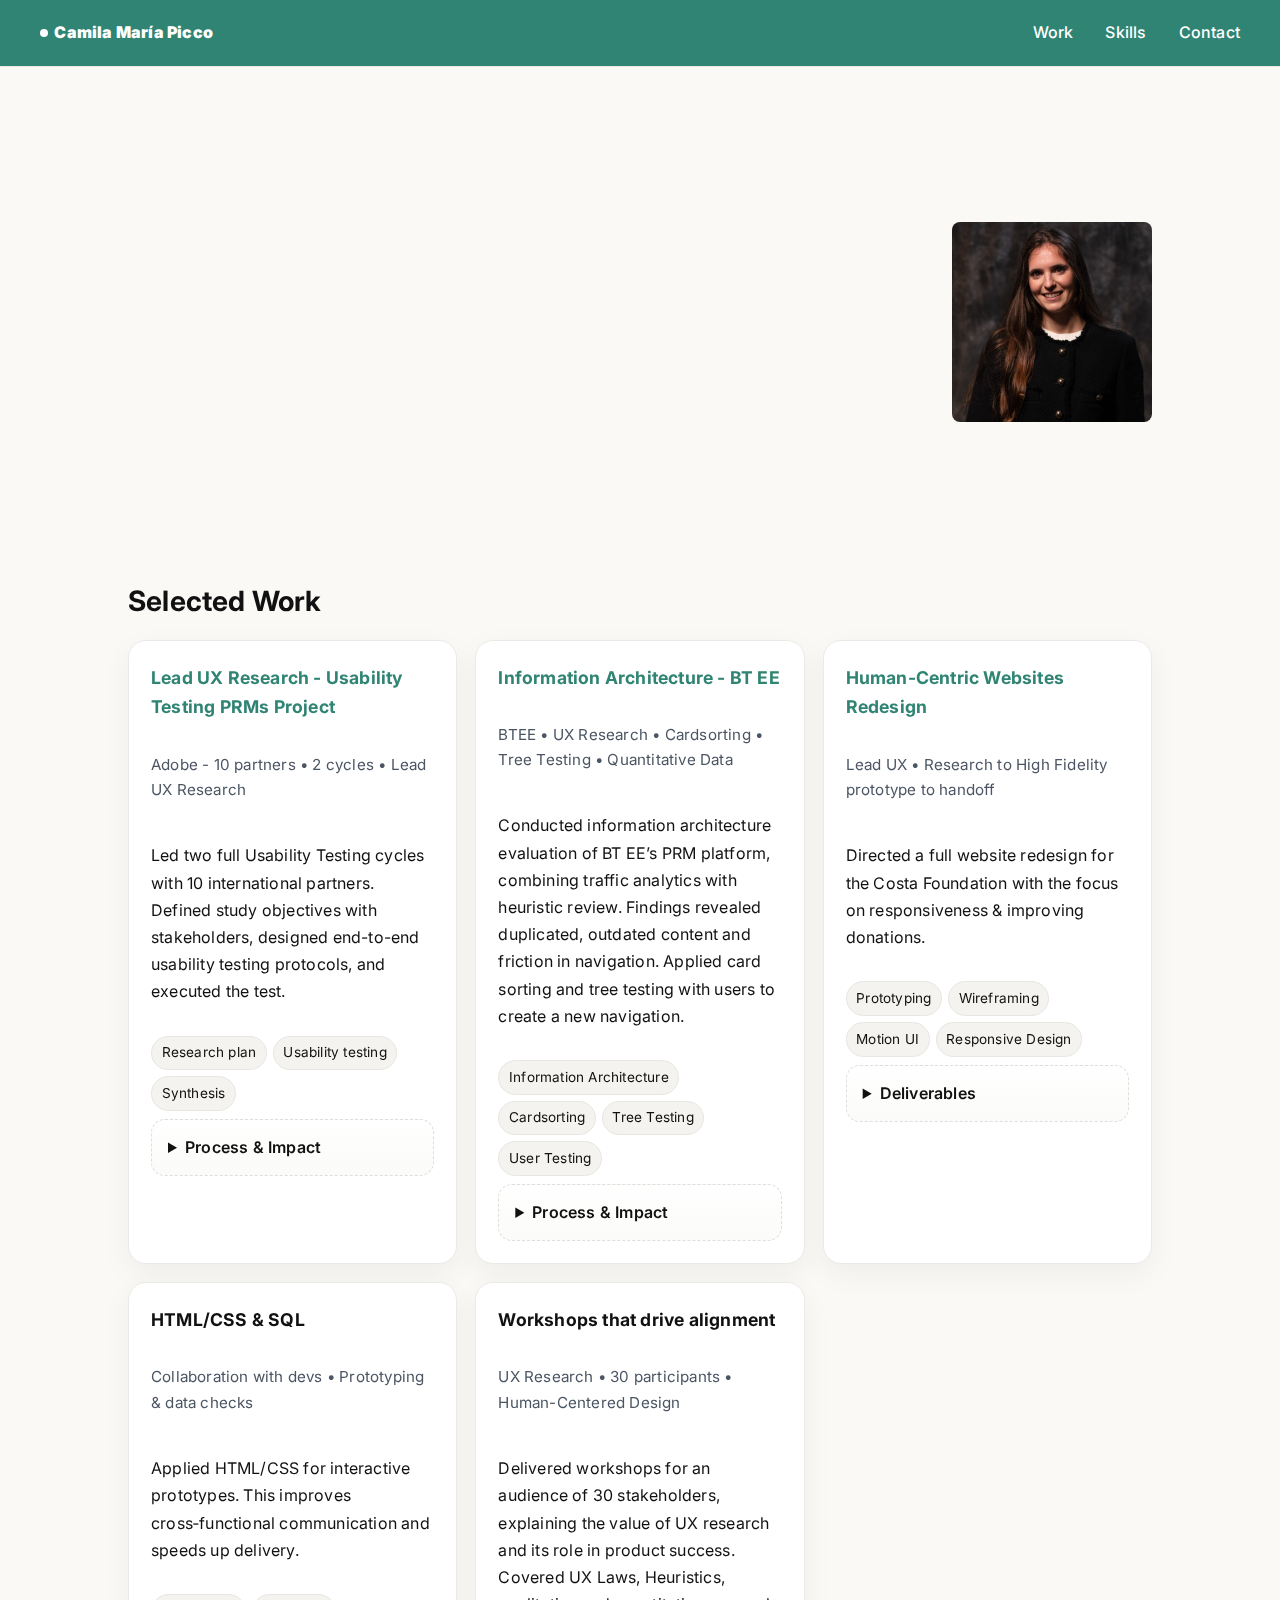
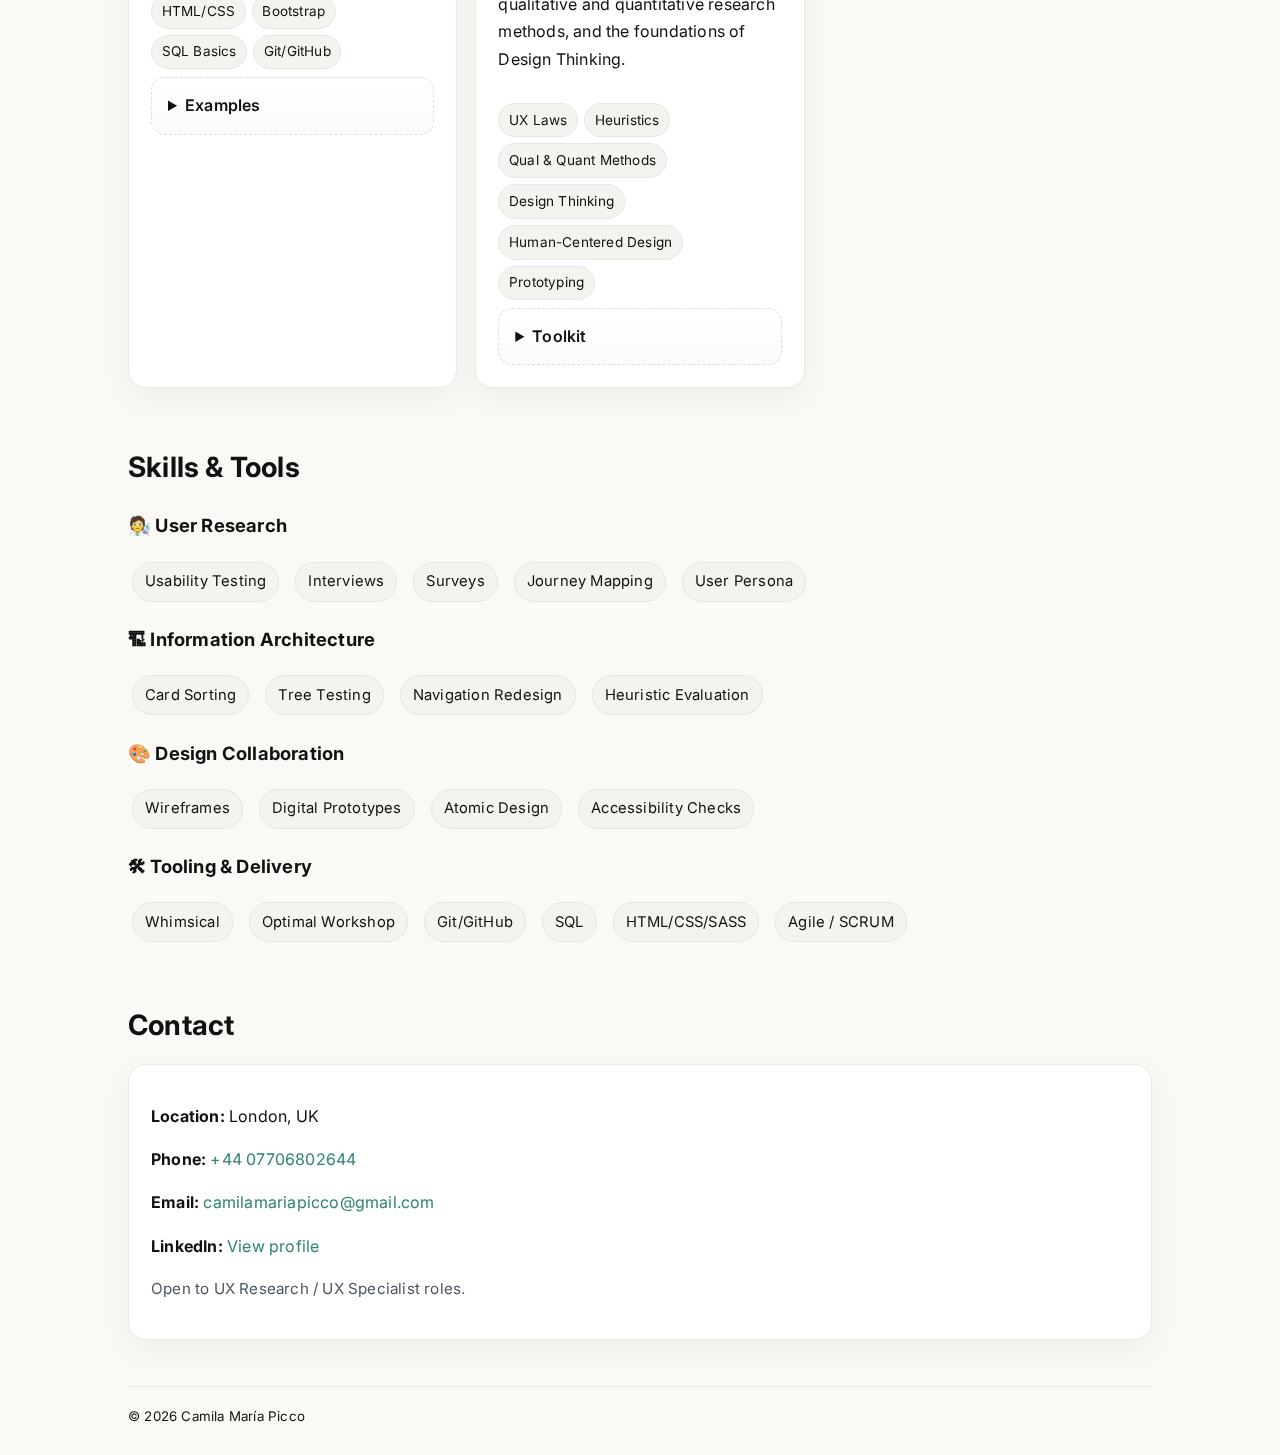
<file: index.html>
<html lang="en"></html>
<head>
  <meta charset="utf-8" />
  <meta name="viewport" content="width=device-width, initial-scale=1" />
  <title>Camila María Picco — UX Research Portfolio</title>
  <meta name="description" content="Portfolio of Camila María Picco — UX Researcher with 3.5 years experience. Case studies, skills, and contact." />
  <meta property="og:title" content="Camila María Picco — UX Research Portfolio" />
  <meta property="og:description" content="UX Research • Usability Testing • IA • Heuristics • Prototyping • Coding basics (HTML/CSS/SQL)." />
  <meta property="og:type" content="website" />
  <meta name="theme-color" content="#0f766e" />
  <link rel="preconnect" href="https://fonts.googleapis.com">
  <link rel="preconnect" href="https://fonts.gstatic.com" crossorigin>
  <link rel="stylesheet" href="style.css">
  <link href="https://fonts.googleapis.com/css2?family=Inter:wght@300;400;500;600;700;800&display=swap" rel="stylesheet">
<script>
    document.addEventListener('DOMContentLoaded', () => {
      const radios = document.querySelectorAll('input[name="filter"]');
      const items = document.querySelectorAll('[data-type]');
      radios.forEach(r => r.addEventListener('change', () => {
        const val = document.querySelector('input[name="filter"]:checked').value;
        items.forEach(el => {
          el.style.display = (val === 'all' || el.dataset.type.includes(val)) ? '' : 'none';
        });
      }));
      document.querySelectorAll('a[href^="#"]').forEach(a=>{
        a.addEventListener('click', e=>{
          const id=a.getAttribute('href');
          if(id.length>1){ e.preventDefault(); document.querySelector(id).scrollIntoView({behavior:'smooth'}); }
        })
      })
    });
  </script>
</head>

<body>
  <a class="skip" href="#main">Skip to content</a>
  <header>
    <nav class="banner-nav" aria-label="Primary">
      <div class="brand">
        <span class="dot" aria-hidden="true"></span>
        <strong>Camila María Picco</strong>
      </div>
      <div class="links" aria-label="Sections">
        <a href="#work">Work</a>
        <a href="#skills">Skills</a>
        <a href="#contact">Contact</a>
      </div>
    </nav>
  </header>

  <main id="main" class="container">
    <section class="hero" style="display: flex; align-items: center; gap: 2rem;">
      
      <!-- Contenido principal -->
      <div class="card fade-in" style="flex: 1;">
        <h1>UX Researcher</h1>
        <p class="subtitle">3.5 years shaping digital experiences through evidence-based UX Research.</p>
        <div class="kpis" role="list" aria-label="Highlights">
          <div class="kpi" role="listitem"><strong>🧑‍🔬Mixed-methods research:</strong> qualitative & quantitative</div>
          <div class="kpi" role="listitem"><strong>💻 Coding:</strong> HTML, CSS & JavaScript</div>
          <div class="kpi" role="listitem"><strong>🗂 Specialised in:</strong> Information Architecture & Usability Testing</div>
        </div>
      </div>
  
      <div style="flex: 0 0 200px;">
        <img src="assets/photo.jpg" alt="Foto de Camila" style="width: 100%; border-radius: 8px;">
      </div>
  
    </section>

    <section id="work">
      <h2>Selected Work</h2>
      <div class="grid cols-3">
        <article class="card case" data-type="research">
            <h3>
                <a href="adobe.html" class="card-link">
                  Lead UX Research - Usability Testing PRMs Project
                </a>
            </h3>
          <p class="meta">Adobe - 10 partners • 2 cycles • Lead UX Research</p>
          <p>Led two full Usability Testing cycles with 10 international partners. Defined study objectives with stakeholders, 
            designed end-to-end usability testing protocols, and executed the test.</p>
          <div class="tags">
            <span class="tag">Research plan</span>
            <span class="tag">Usability testing</span>
            <span class="tag">Synthesis</span>
          </div>
          <details>
            <summary>Process & Impact</summary>
            <ul>
              <li>Defined cognitive & technical focus points with stakeholders.</li>
              <li>an usability testing sessions; iterated designs based on findings.</li>
              <li>Implemented changes.</li>
              <li>Outcome: completion rate improvement, time on task reduced, higher platform engagement.</li>
            </ul>
          </details>
        </article>

        <article class="card case" data-type="redesign">
            <h3>
              <a href="telecommunications.html" class="card-link">
                Information Architecture - BT EE
              </a>
            </h3>
            <p class="meta">BTEE • UX Research • Cardsorting • Tree Testing • Quantitative Data</p>
            <p>
              Conducted information architecture evaluation of BT EE’s PRM platform, combining traffic analytics with heuristic review. 
              Findings revealed duplicated, outdated content and friction in navigation. Applied card sorting and tree testing 
              with users to create a new navigation.
            </p>
            <div class="tags">
              <span class="tag">Information Architecture</span>
              <span class="tag">Cardsorting</span>
              <span class="tag">Tree Testing</span>
              <span class="tag">User Testing</span>
            </div>
            <details>
              <summary>Process & Impact</summary>
              <ul>
                <li>Analyzed platform traffic and data over a full year to identify duplication and outdated content.</li>
                <li>Unified two business divisions under one PRM.</li>
                <li>Designed and launched a brand-new Assets page in close collaboration with developers and business managers.</li>
                <li>Outcome: improved usability, reduced friction, and clearer business visibility.</li>
              </ul>
            </details>
          </article>          

        <!-- Case 3: User‑centric website redesign -->
        <article class="card case" data-type="research coding">
            <h3>
                <a href="costa-foundation.html" class="card-link">
                    Human-Centric Websites Redesign
                </a>
                </h3>
            <p class="meta">Lead UX • Research to High Fidelity prototype to handoff</p>
            <p>Directed a full website redesign for the Costa Foundation with the focus on
              responsiveness & improving donations.</p>
            <div class="tags">
                <span class="tag">Prototyping</span>
                <span class="tag">Wireframing</span>
                <span class="tag">Motion UI</span>
                <span class="tag">Responsive Design</span>
            </div>
            <details>
                <summary>Deliverables</summary>
                <ul>
                <li>Prototyping, user flows, and wireframes.</li>
                <li>Accessibility checks (WCAG‑informed) and heuristic evaluation.</li>
                </ul>
            </details>
            </article>

        <!-- Case 3: Coding‑aware collaboration -->
        <article class="card case" data-type="coding">
          <h3>HTML/CSS & SQL</h3>
          <p class="meta">Collaboration with devs • Prototyping & data checks</p>
          <p>Applied HTML/CSS for interactive prototypes. This improves cross‑functional communication and speeds up delivery.</p>
          <div class="tags">
            <span class="tag">HTML/CSS</span>
            <span class="tag">Bootstrap</span>
            <span class="tag">SQL Basics</span>
            <span class="tag">Git/GitHub</span>
          </div>
          <details>
            <summary>Examples</summary>
            <ul>
              <li>Built clickable prototypes with realistic states and micro interactions.</li>
              <li>Authored concise acceptance criteria aligned with dev tickets.</li>
              <li>Deliverables including Atomic Design</li>
            </ul>
          </details>
        </article>

        <!-- Case 4: Workshops & facilitation -->
        <article class="card case" data-type="research">
            <h3>Workshops that drive alignment</h3>
            <p class="meta">UX Research • 30 participants • Human-Centered Design</p>
            <p>
            Delivered workshops for an audience of 30 stakeholders, explaining the value of UX research and its role in product success. 
            Covered UX Laws, Heuristics, qualitative and quantitative research methods, and the foundations of Design Thinking. 
            </p>
            <div class="tags">
            <span class="tag">UX Laws</span>
            <span class="tag">Heuristics</span>
            <span class="tag">Qual & Quant Methods</span>
            <span class="tag">Design Thinking</span>
            <span class="tag">Human-Centered Design</span>
            <span class="tag">Prototyping</span>
            </div>
            <details>
            <summary>Toolkit</summary>
            <p>Interactive lectures, group sketching, prototyping activities, Miro, Figma, and Design Thinking frameworks.</p>
            </details>
        </article>
      </div>
    </section>

    <section id="skills">
      <h2>Skills & Tools</h2>
      <!-- User Research -->
      <div class="skills-group">
        <h3>🧑‍🔬 User Research</h3>
        <div class="pills-container">
          <span class="pill">Usability Testing</span>
          <span class="pill">Interviews</span>
          <span class="pill">Surveys</span>
          <span class="pill">Journey Mapping</span>
          <span class="pill">User Persona</span>
        </div>
      </div>
    
      <!-- Information Architecture -->
      <div class="skills-group">
        <h3>🏗 Information Architecture</h3>
        <div class="pills-container">
          <span class="pill">Card Sorting</span>
          <span class="pill">Tree Testing</span>
          <span class="pill">Navigation Redesign</span>
          <span class="pill">Heuristic Evaluation</span>
        </div>
      </div>
    
      <!-- Design Collaboration -->
      <div class="skills-group">
        <h3>🎨 Design Collaboration</h3>
        <div class="pills-container">
          <span class="pill">Wireframes</span>
          <span class="pill">Digital Prototypes</span>
          <span class="pill">Atomic Design</span>
          <span class="pill">Accessibility Checks</span>
        </div>
      </div>
    
      <!-- Tooling & Delivery -->
      <div class="skills-group">
        <h3>🛠 Tooling & Delivery</h3>
        <div class="pills-container">
          <span class="pill">Whimsical</span>
          <span class="pill">Optimal Workshop</span>
          <span class="pill">Git/GitHub</span>
          <span class="pill">SQL</span>
          <span class="pill">HTML/CSS/SASS</span>
          <span class="pill">Agile / SCRUM</span>
        </div>
      </div>
    </section>
  
    <section id="contact">
      <h2>Contact</h2>
      <div class="card">
        <p><strong>Location:</strong> London, UK</p>
        <p><strong>Phone:</strong> <a href="tel:+447706802644">+44 07706802644</a></p>
        <p><strong>Email:</strong> <a href="mailto:camilamariapicco@gmail.com">camilamariapicco@gmail.com</a></p>
        <p><strong>LinkedIn:</strong> <a href="https://www.linkedin.com/in/camilamariapicco/" rel="noopener">View profile</a></p>
        <p class="meta">Open to UX Research / UX Specialist roles.</p>
      </div>
    </section>

    <footer class="footer">
      <small>© <span id="y"></span> Camila María Picco</small>
    </footer>
  </main>

  <script>document.getElementById('y').textContent = new Date().getFullYear()</script>
  <script src="script.js"></script>
</body>
</html>
</file>
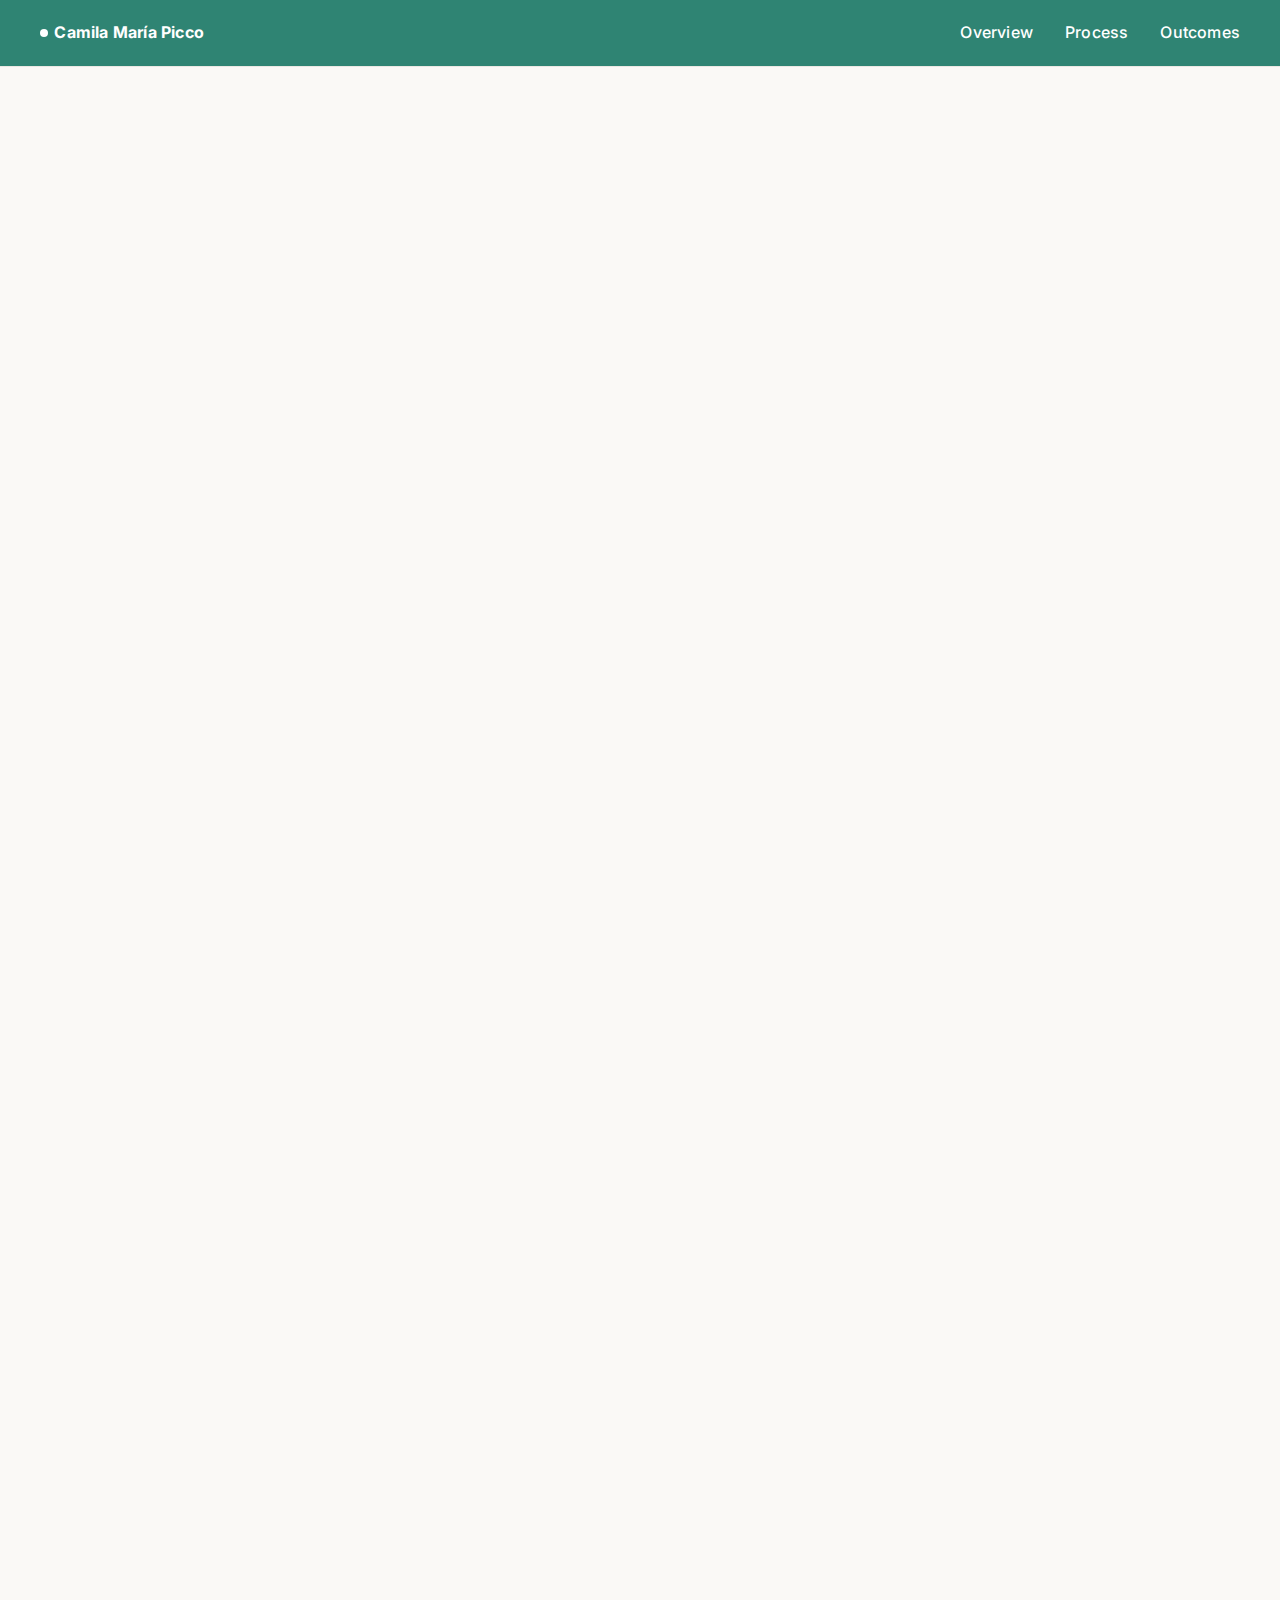
<file: adobe.html>
<head>
    <meta charset="utf-8" />
    <meta name="viewport" content="width=device-width, initial-scale=1" />
    <title>Camila María Picco — PRMs Research Program</title>
    <meta name="description" content="Case study: PRMs Research Program with Adobe. UX research, usability testing, and insights for partner relationship management." />
    
    <!-- Open Graph / Social Sharing -->
    <meta property="og:title" content="Camila María Picco — PRMs Research Program" />
    <meta property="og:description" content="UX Research • Partner Management • Usability Testing • Insights • Collaboration" />
    <meta property="og:type" content="website" />
    
    <!-- Theme Color -->
    <meta name="theme-color" content="#0f766e" />
    
    <!-- Fonts & Styles -->
    <link rel="preconnect" href="https://fonts.googleapis.com">
    <link rel="preconnect" href="https://fonts.gstatic.com" crossorigin>
    <link href="https://fonts.googleapis.com/css2?family=Inter:wght@300;400;500;600;700;800&display=swap" rel="stylesheet">
    <link rel="stylesheet" href="style.css">
    
    <!-- Smooth Scroll Script -->
    <script>
      document.addEventListener('DOMContentLoaded', () => {
        // Smooth scroll for anchor links
        document.querySelectorAll('a[href^="#"]').forEach(a => {
          a.addEventListener('click', e => {
            const id = a.getAttribute('href');
            if (id.length > 1) {
              e.preventDefault();
              const target = document.querySelector(id);
              if(target) {
                target.scrollIntoView({ behavior: 'smooth', block: 'start' });
              }
            }
          });
        });
      });
    </script>
  </head>
  
    <body>
      <header>
        <nav class="banner-nav" aria-label="Primary">
          <div class="brand">
            <span class="dot" aria-hidden="true"></span>
            <a href="index.html">Camila María Picco</a>
          </div>          
          <div class="links" aria-label="Sections">
            <a class="button" href="#overview">Overview</a>
            <a class="button" href="#process">Process</a>
            <a class="button" href="#outcomes">Outcomes</a>
          </div>
        </nav>
      </header>

      <main class="container">
      
          <!-- Hero Section -->
          <section class="hero fade-in">
            <h1>UX research & usability testing for data migration</h1>
            <p class="subtitle">Redesigning partner management through user research, usability testing, and iterative design.</p>
          </section>
      
          <!-- Overview -->
          <section id="overview" class="card fade-in two-columns">
            <div>
              <h2>Overview</h2>
              <p>
              This process was about migrating data from a legacy system into a new platform,
              ensuring all partner information lived in one centralized hub.
              </p>
              <p>
                My UX Process:
                <ul>
                  <li><strong>Discovery & Research</strong> – Conducted qualitative interviews to understand partner workflows and uncover usability challenges.</li>
                  <li><strong>Usability Testing</strong> – Ran iterative usability tests, gathering feedback at each stage of the design.</li>
                  <li><strong>Design Iteration</strong> – Implemented improvements based on test findings, refining navigation, workflows, and content hierarchy.</li>
                  <li><strong>Validation & Launch</strong> – Conducted a final round of testing before launch.</li>
                </ul>  
              </p>
            </div>
          </section>
      
          <!-- My Role -->
          <section class="card fade-in two-columns">
            <div>
              <h2>My Role</h2>
              <p>I led the end-to-end research process, from scoping objectives to recruiting participants, 
                executing interviews and usability testing, and synthesising findings into recommendations.</p>
              <p>I acted as a bridge between the PRM vendor and Adobe, aligning technical constraints 
                with user-facing needs to ensure feasible, user-centered solutions.
              </p>
              <div class="pills-container">
                <span class="pill">User Interviews</span>
                <span class="pill">Usability Testing</span>
                <span class="pill">Synthesis & Analysis</span>
                <span class="pill">Stakeholder Collaboration</span>
              </div>
            </div>
            <div>
            <!--  <img src="images/my-role.png" alt="My Role in Research"> -->
            </div>
          </section>

      <!-- Usability Testing Process -->
          <section  id="process" class="card fade-in">
              <div class="process-images">
                <div>
                  <h2>Usability Testing Process</h2>
                  <h3>Overview</h3>
                  <p>For this usability test, I conducted two cycles. I recruited five participants for the first cycle
                      and defining the structure of the sessions. </p>
                  <p>The tests were conducted remotely, moderated by me, with an observer. 
                      We established success criteria and post-test questions.</p>
                  <p>A participation agreement was drafted and shared with all participants prior to the test, ensuring informed consent.
                      Additionally, we ran an internal pilot test to refine the process before launching the study.</p>
                  <img src="assets/overview_usabilitytest.PNG" alt="Overview usability test" class="large-img">
                </div>
                <div>
                  <h3>Success Criteria</h3>
                  <p>I designed a set of twelve tasks to comprehensively evaluate the PRM.</p>
                  <p>The tasks were carefully selected to cover areas frequently discussed among stakeholders, ensuring that
                  their main concerns were directly assessed.</p>
                  <p>In addition, I incorporated potential pain points that had not yet been raised but were likely to affect the user experience.</p>
                  </p>
                  <img src="assets/successcriteria_usability.PNG" alt="Success criteria usability" class="large-img"> <br>
                </div>
                <div>
                  <h3>Tasks</h3>
                  <p>The list of tasks participants had to complete during the test.</p>
                  <img src="assets/tasks_usability.PNG" alt="Tasks usability" class="large-img"> <br>
                </div>
                <div>
                  <h3>Partner Scoring</h3>
                  <p>The rating scale was developed for each task and for each individual participant, based on the defined success criteria. <br>
                    In this context, the ratings are as follows: <br>
                  Complete Success = 3, Partial Success = 2, Success with Failure = 1, and Failure = 0.</p>
                  <img src="assets/partnerscoring_usability.PNG" alt="Partner scoring usability" class="large-img"> <br>
                </div>
                <div>
                  <h3>Participants Comments</h3>
                  <p>Participant comments were carefully considered, ranging from body language and posture to verbal cues such as expressions like 'I guess' or 'I reckon' versus more confident statements like 'I am sure that.' Additionally, we recorded the time each participant took to complete each task, providing further insight into task difficulty and user performance.</p>
                  <img src="assets/comments_usability.PNG" alt="Comments usability" class="large-img"> <br>
                </div>
                <div>
                  <h3>Results</h3>
                  <p>Based on the task scores mentioned previously, an average score was calculated for each task. 
                      This average was then used to measure Effectiveness (Level of Success), with 0 representing Failure and 3 representing 
                      Complete Success. <br> 
                      <br>Next, the average time taken per task was calculated (Time on Task) to further assess Effectiveness. 
                      In addition, a problem log was created, taking into account all the issues and observations mentioned by the participants.</p>
                  <img src="assets/results_usability.PNG" alt="Results usability" class="large-img"> <br>
                </div>
                <div>
                  <h3>Conclusions</h3>
                  <p>For the conclusions, I created a presentation designed in Figma. One section detailed each task, including its 
                      description, the average completion time, the completion rate, and the number of participants who required assistance. Specific participant comments related to each task were also included. <br>
                      <br>Additionally, the presentation featured an executive summary and a separate section with recommendations.</p>
                  <img src="assets/usability_slides.png" alt="Usability slides" class="large-img">  <br>
                  <img src="assets/executive_summary.png" alt="Executive summary" class="large-img">    <br>
                </div>
                <div>
                  <h3>Likert Scale Evaluation</h3>
                  <p>
                  In addition to interviews and usability testing, I designed and ran a short 
                  Likert scale survey to capture quantitative insights. Participants were asked:
                  </p>
                  <ul>
                      <li><em>“How satisfied are you with the PRP?”</em></li>
                      <li><em>“Why did you give this score?”</em></li>
                  </ul>
                  <p>
                  This allowed us to measure perceived satisfaction, identify gaps between 
                  expectations and experience, and validate qualitative findings with numerical trends.
                  </p>
                </div>
              </div>
          </section>   
      
          <!-- Outcomes -->
           
          <section id="outcomes" class="card fade-in two-columns">
            <div>
              <h2>Outcomes & Impact</h2>
              <p>The usability test was conducted in two cycles, with a second round of five participants after implementing improvements. The outcomes demonstrate significant gains in completion rates, efficiency, and overall platform engagement.</p>
          
              <h3>Completion Rate Improvements</h3>
              <ul>
                <li>Task 3: 16.7% → 80%+</li>
                <li>Task 4: 40% → 75%+</li>
                <li>Task 7: 40% → 75%+</li>
                <li>Task 1: +10% increase</li>
                <li>Task 2: +10% increase</li>
              </ul>
          
              <h3>Participant Confidence & Behaviour</h3>
              <ul>
                <li>Noticeable reduction in hesitation during responses in Cycle 2.</li>
                <li>More confident statements such as “I am sure that…” observed across tasks.</li>
              </ul>
          
              <h3>Time on Task</h3>
              <ul>
                <li>Task 7: reduced by more than 10 seconds</li>
                <li>Task 8: reduced by more than 10 seconds</li>
                <li>Other tasks remained similar to Cycle 1 values</li>
              </ul>
          
              <h3>Platform Engagement & Conversions</h3>
              <ul>
                <li>Higher partner traffic observed on the platform after improvements.</li>
                <li>Conversion rates increased, indicating better overall user experience.</li>
              </ul>
          
              <h3>Key Insights</h3>
              <ul>
                <li>Iterative testing and design changes significantly improved task completion and efficiency.</li>
                <li>Higher confidence and reduced hesitation indicate clearer UI and better guidance.</li>
                <li>Business metrics such as platform traffic and conversions show positive impact beyond usability metrics.</li>
              </ul>
            </div>
          </section>
        </main>
        <script src="script.js"></script>
      </body>
      </html>
</file>
<file: telecommunications.html>
<html lang="en">
<head>
  <meta charset="utf-8" />
  <meta name="viewport" content="width=device-width, initial-scale=1" />
  <title>Camila María Picco — PRM Redesign for BT EE</title>
  <meta name="description" content="Case study: Redesign of PRMs for BT EE, a telecommunications company. Merging two core businesses into one unified platform." />
  
  <!-- Open Graph / Social -->
  <meta property="og:title" content="Camila María Picco — PRM Redesign for BT EE" />
  <meta property="og:description" content="UX Research • PRM Redesign • Data Analysis • Design Thinking" />
  <meta property="og:type" content="website" />
  
  <!-- Theme Color -->
  <meta name="theme-color" content="#0f766e" />

  <!-- Fonts & CSS -->
  <link rel="preconnect" href="https://fonts.googleapis.com">
  <link rel="preconnect" href="https://fonts.gstatic.com" crossorigin>
  <link href="https://fonts.googleapis.com/css2?family=Inter:wght@300;400;500;600;700;800&display=swap" rel="stylesheet">
  <link rel="stylesheet" href="style.css">

  <!-- Smooth Scroll -->
  <script>
    document.addEventListener('DOMContentLoaded', () => {
      document.querySelectorAll('a[href^="#"]').forEach(a => {
        a.addEventListener('click', e => {
          const id = a.getAttribute('href');
          if (id.length > 1) {
            e.preventDefault();
            const target = document.querySelector(id);
            if (target) {
              target.scrollIntoView({ behavior: 'smooth', block: 'start' });
            }
          }
        });
      });
    });
  </script>
</head>

<body>
  <header>
    <div class="container">
      <nav aria-label="Primary">
        <!-- Brand -->
        <div class="brand">
          <span class="dot" aria-hidden="true"></span>
          <a href="index.html" class="home-link"><strong>Camila María Picco</strong></a>
        </div>
        <!-- Menu (top-right buttons) -->
        <div class="links" aria-label="Sections">
          <a class="button" href="#overview">Overview</a>
          <a class="button" href="#process">Process</a>
          <a class="button" href="#outcomes">Outcomes</a>
        </div>
      </nav>
    </div>
  </header>

  <main class="container">

        <!-- Hero -->
        <section class="hero fade-in">
          <h1>BT EE Information Architecture</h1>
          <p class="subtitle">Redesigning IA to simplify navigation & reduce duplication.</p>
          <div class="tags">
            <span class="tag role">Lead UX Researcher</span>
            <span class="tag">Card Sorting</span>
            <span class="tag">Tree Testing</span>
          </div>
        </section>

    <!-- KPI Highlights -->
    <div class="kpis">
      <div class="kpi fade-in">
        <b>+32%</b>
        <p>Navigation success rate</p>
      </div>
      <div class="kpi fade-in">
        <b>−27%</b>
        <p>Duplication in content</p>
      </div>
      <div class="kpi fade-in">
        <b>4.4 / 5</b>
        <p>User clarity score</p>
      </div>
    </div>

    <!-- Overview -->
    <section id="overview" class="card fade-in two-columns">
      <div>
        <h2>Overview</h2>
        <p>
          BT EE manages two core business areas. Each had its own PRM (Partner Relationship Management) system, 
          but this created inefficiencies: duplicated content, outdated information, and a fragmented user experience.  
          To solve this, the company decided to merge both PRMs into a single unified platform.
        </p>
        <p>
          Defining a clear information architecture was a critical step in the redesign of the PRM.  
          The objective was to reduce duplication, simplify navigation, and provide a structure that 
          would serve both internal teams and external partners efficiently.
        </p>
      </div>
      <div>
     <!--   <img src="images/context.png" alt="Context illustration placeholder">-->
      </div>
    </section>

    <!-- Process -->
    <section id="Process" class="card fade-in two-columns">
      <div>
        <h2>Cardsorting & Tree Testing Process</h2>
          <p>
            To validate whether this content organization and labeling made sense to users, we applied the 
          <strong>card sorting</strong> method using Optimal Workshop.
        </p>
        <p>
          We chose an <strong>open, remote, unmoderated card sort</strong>. The first round included 
          <strong>30 cards</strong> and <strong>10 participants</strong>.
        </p>
      </div>
      <div class="card image-block">
        <h3>Initial Information Architecture</h3>
        <img src="assets/btee_firstIA.png" 
            alt="Initial Information Architecture" 
            class="styled-img small-img">
      </div>
      <p>I analyzed the Similarity Matrix & Dendrogram to shape a new information architecture.</p>
      <div class="card image-block">
        <h3>Similarity Matrix</h3>
        <img src="assets/similarity_matrixBTEE.png" 
            alt="similarity_matrixBTEE" 
            class="styled-img small-img">
      </div>  
      <div class="card image-block">
        <h3>Dendrogram</h3>
        <img src="assets/dendogram.PNG" 
            alt="dendogram" 
            class="styled-img small-img">
      </div>  
      <p>
        The findings were validated with a <strong>tree testing</strong> analysis, which measured 
        how easily users could locate specific information within the proposed structure.  
        Based on these insights, the information architecture was refined and iterated from the initial concept.
      </p> 
      <div class="card image-block">
        <img  src="assets/results_treetesting.PNG" 
              alt="results_treetesting"
              class="styled-img small-img">
      </div>
      <div class="card image-block">
        <h3>Information Architecture Iteration</h3>
        <img src="assets/btee_iteration.png" 
            alt="Information Iteration" 
            class="styled-img small-img">
      </div>
      <p>
        To bring the architecture to life, <strong>wireframes</strong> were created for both desktop 
        and mobile views. 
      </p>
      <p>
        Finally, a dedicated workshop with the developer was held, and a comprehensive 
        specification document was delivered. This outlined content organization, interaction patterns, 
        design considerations, and the technical features required to implement the final PRM.  
      </p>
    </section>

    <!-- Outcomes -->
    <section id="outcomes" class="card fade-in two-columns">
      <div>
        <h2>Outcomes & Impact</h2>
        <ul>
          <li>Reduced content redundancy by <strong>45%</strong>, eliminating more than <strong>50 outdated and duplicate entries</strong></li>
          <li>Improved findability, with <strong>68% faster task completion</strong> in tree testing compared to the original PRM</li>
          <li>Increased partner satisfaction scores from <strong>3.2 to 4.4 out of 5</strong> in post-launch surveys</li>
          <li>Users consistently found “logos” under <em>Assets</em> (40% → 92%)</li>
          <li>Ambassador journey unified under <em>Incentives</em>, reducing confusion</li>
          <li>Terms & Conditions relocated to <em>Help</em>, matching user expectations</li>
        </ul>            
      <!--  <img src="images/outcomes-clientb.png" alt="Outcomes illustration placeholder"> -->
      </div>
    </section>
  </main>
</body>
</html>
</file>
<file: style.css>
:root{
      --bg: #faf9f6; 
      --bg-alt:#f4f3ef;
      --text:#111111; 
      --muted:#4b5563;
      --accent:#2f8473; 
      --accent-2:#0ea5a4;
      --card:#ffffff;
      --ring:rgba(15,118,110,.25);
      --shadow: 0 10px 30px rgba(0,0,0,.05);
      --radius: 18px;
      --maxw: 1080px;
    }
    *{box-sizing:border-box}
    html,body{height:100%}
    body{
      margin:0; font-family:Inter, system-ui, -apple-system, Segoe UI, Roboto, "Helvetica Neue", Arial, "Noto Sans", "Apple Color Emoji", "Segoe UI Emoji"; 
      background:var(--bg); color:var(--text); line-height:1.7; letter-spacing:.2px;
    }
      

    a{color:var(--accent); text-decoration:none}
    a:hover{text-decoration:underline}
    .container{max-width:var(--maxw); margin-inline:auto; padding:28px}
    header{position:sticky; top:0; backdrop-filter:saturate(180%) blur(10px); background:color-mix(in srgb, var(--bg) 80%, #fff); border-bottom:1px solid #eae8e3; z-index:50}
    nav{display:flex; align-items:center; justify-content:space-between; gap:16px}
    nav .brand{display:flex; align-items:center; gap:14px}
    .brand .dot{width:12px; height:12px; background:var(--accent); border-radius:50%}
    .skip{position:absolute; left:-9999px}
    .skip:focus{left:12px; top:12px; background:#fff; padding:8px 12px; border-radius:10px; outline:2px solid var(--accent)}

    .hero{display:grid; grid-template-columns:1.3fr .7fr; gap:28px; align-items:center; padding-block:36px}
    .hero .card{background:var(--card); border:1px solid #eceae6; padding:28px; border-radius:var(--radius); box-shadow:var(--shadow)}
    h1{font-size:clamp(28px, 4vw, 44px); line-height:1.15; margin:0 0 8px}
    .subtitle{font-weight:500; color:var(--muted); margin:0 0 10px}
    .pill{display:inline-flex; align-items:center; gap:8px; padding:.4rem .6rem; border-radius:999px; border:1px solid #e6e4df; background:var(--bg-alt); font-size:.925rem; margin:.25rem .25rem 0 0}
    .kpis{display:flex; flex-wrap:wrap; gap:16px; margin-top:18px; margin-bottom: 18px;}
    .kpi{background:var(--card); border:1px solid #eceae6; border-radius:14px; padding:14px 16px; min-width:160px; box-shadow:var(--shadow)}
    .kpi b{font-size:1.2rem}

    section{padding-block:28px}
    section h2{font-size:clamp(20px, 3vw, 28px); margin:0 0 14px}
    .grid{display:grid; gap:18px}
    .grid.cols-3{grid-template-columns:repeat(3, minmax(0,1fr))}
    .grid.cols-2{grid-template-columns:repeat(2, minmax(0,1fr))}
    @media (max-width:900px){
      .hero{grid-template-columns:1fr}
      .grid.cols-3{grid-template-columns:1fr}
      .grid.cols-2{grid-template-columns:1fr}
    }
    .card{background:var(--card); border:1px solid #eceae6; border-radius:var(--radius); padding:22px; box-shadow:var(--shadow)}
    .card h3{margin:0 0 6px; font-size:1.1rem}
    .meta{color:var(--muted); font-size:.95rem}
    .tags{display:flex; flex-wrap:wrap; gap:6px; margin-top:6px}
    .tag{font-size:.85rem; background:var(--bg-alt); border:1px solid #e8e6e1; padding:.3rem .6rem; border-radius:999px}

    .timeline{position:relative; padding-left:22px}
    .timeline:before{content:""; position:absolute; left:8px; top:4px; bottom:4px; width:2px; background:#e7e5e0}
    .t-item{position:relative; padding-left:18px; margin-bottom:18px}
    .t-item:before{content:""; position:absolute; left:-2px; top:6px; width:10px; height:10px; background:var(--accent); border-radius:50%; box-shadow:0 0 0 3px #e7f5f4}

    .case{display:flex; flex-direction:column; gap:8px}
    details{border:1px dashed #e0ded8; border-radius:14px; padding:14px 16px; background:linear-gradient(180deg, #fff, #fbfbf9)}
    details summary{cursor:pointer; font-weight:600}

    .skills{display:flex; flex-wrap:wrap; gap:10px}
    .skill{padding:.45rem .7rem; border:1px solid #e7e5df; border-radius:999px; background:var(--card); box-shadow:var(--shadow); font-size:.92rem}

    .footer{display:flex; align-items:center; justify-content:space-between; flex-wrap:wrap; border-top:1px solid #eceae6; padding-top:18px; margin-top:18px}

    .fade-in{animation:fade .7s ease forwards; opacity:0}
    @keyframes fade{to{opacity:1}}

    :focus-visible{outline:3px solid var(--ring); outline-offset:2px; border-radius:10px}

    @media print{
      header, .skip, .footer, .filters {display:none}
      body{background:#fff}
      .card{box-shadow:none}
    }


    .pills-container {
        display: flex;
        flex-wrap: wrap;
        justify-content: flex-start; 
        gap: .5rem;
        margin-top: 1rem;
      }
      
      .pill {
        display: flex;
        align-items: center;     
        justify-content: center; 
        padding: .4rem .75rem;
        border-radius: 999px;
        border: 1px solid #e6e4df;
        background: var(--bg-alt);
        font-size: .925rem;
        margin: .25rem;
      }

      section.card {
        margin-bottom: 3rem;
      }

      .large-img {
        width: 600px;     
        max-width: 100%;  
        height: auto;     
        display: block;
        margin: 0 auto;   
      }

      .process-images {
        margin-top: 2rem;
      }
      
      .process-images figure {
        margin-bottom: 3rem; 
      }
      
      .image-block {
        margin-top: 2rem;
        text-align: center;
      }
      
      .image-block h4 {
        margin-bottom: 0.5rem;
      }
      
      .image-block .image-desc {
        font-size: 0.95rem;
        color: var(--muted);
        margin-bottom: 1rem;
      }
      
      .image-block img.styled-img {
        max-width: 800px;   
        width: 100%;       
        height: auto;
        border-radius: 12px;
        box-shadow: 0 8px 25px rgba(0, 0, 0, 0.08); 
        border: 1px solid #ececec;                  
        display: block;
        margin: 0 auto 2rem auto;  
      }


      @media (max-width: 600px) {
        nav {
          flex-direction: column;
          align-items: flex-start;
          gap: 12px;
        }
      
        nav .links {
          display: flex;
          flex-wrap: wrap;
          gap: 8px;
        }
      
        nav a.button {
          padding: .5rem .9rem;
          font-size: 0.95rem;
        }
      }
      
      @media (max-width: 700px) {
        .hero {
          flex-direction: column;      
          align-items: flex-start;    
        }
      
        .hero > div:last-child {
          order: 2;                    
          margin-top: 1.5rem;         
          flex: unset;                
          width: 100%;                
          max-width: 280px;            
          align-self: center;          
        }
      
        .hero > div:first-child {
          order: 1;                    
        }
      }


.small-img {
  max-width: 500px;   
  width: 100%;        
  height: auto;
  border-radius: 12px;
  box-shadow: 0 6px 18px rgba(0,0,0,0.06);
  border: 1px solid #eaeaea;
  margin: 1rem auto; 
  display: block;
}

.image-block h3 {
  text-align: center;
  margin-bottom: 0.75rem;
  font-size: 1.05rem;
}

.banner-nav {
  display: flex;
  align-items: center;
  justify-content: space-between;
  max-width: 1200px;  
  margin: 0 auto;
}

.banner-nav .brand {
  color: #fff;
  font-weight: 700;
  display: flex;
  align-items: center;
  gap: 0.4rem;
}

.banner-nav .dot {
  width: 8px;
  height: 8px;
  border-radius: 50%;
  background: #fff;
  display: inline-block;
}

.banner-nav .links {
  display: flex;
  gap: 2rem;
}

.banner-nav .links a {
  color: #fff;
  font-weight: 500;
  text-decoration: none;
  font-size: 1rem;
  transition: opacity 0.2s ease;
}

.banner-nav .links a:hover {
  opacity: 0.7;
}

.banner-nav .brand a {
  color: #fff !important;   
  font-weight: 700;         
  text-decoration: none;    
}

.banner-nav .brand a:hover {
  opacity: 0.8;             

}

header {
  position: sticky;
  top: 0;
  z-index: 1000;            
  background: var(--accent); 
  padding: 1.2rem 2rem;      
  width: 100%;    
  background: var(--accent);   
  margin: 0;        
}


/* Hover efecto elegante para cada pill 
.pill {
  display: flex;
  align-items: center;
  justify-content: center;
  padding: .45rem .75rem;
  border-radius: 999px;
  border: 1px solid #e6e4df;
  background: var(--bg-alt);
  font-size: .92rem;
  margin: .25rem;
  transition: all 0.25s ease-in-out;
  cursor: default;
}

.pill:hover {
  transform: translateY(-2px) scale(1.05);
  box-shadow: 0 6px 18px rgba(15, 118, 110, 0.15);
  background: var(--accent-2);
  color: #fff;
  border-color: var(--accent-2); 
}
*/
/* Títulos de grupos con iconos más grandes y elegantes */

.skills-group h3 {
  display: flex;
  align-items: center;
  gap: 0.5rem;
  font-size: 1.15rem;
  margin-bottom: 1rem;
}

.skills-group h3 {
  display: flex;
  align-items: center;
  gap: 0.5rem;
  font-size: 1.15rem;
  margin-bottom: 0.5rem; /* más cerca de sus pills */
}


.card.case {
  position: relative;          /* necesario para pseudo-elementos o overlay */
  cursor: pointer;
  transition: box-shadow 0.25s ease, transform 0.25s ease;
}

.card.case:hover {
  box-shadow: 0 12px 25px rgba(15, 118, 110, 0.2);
  transform: translateY(-3px);
}
</file>
